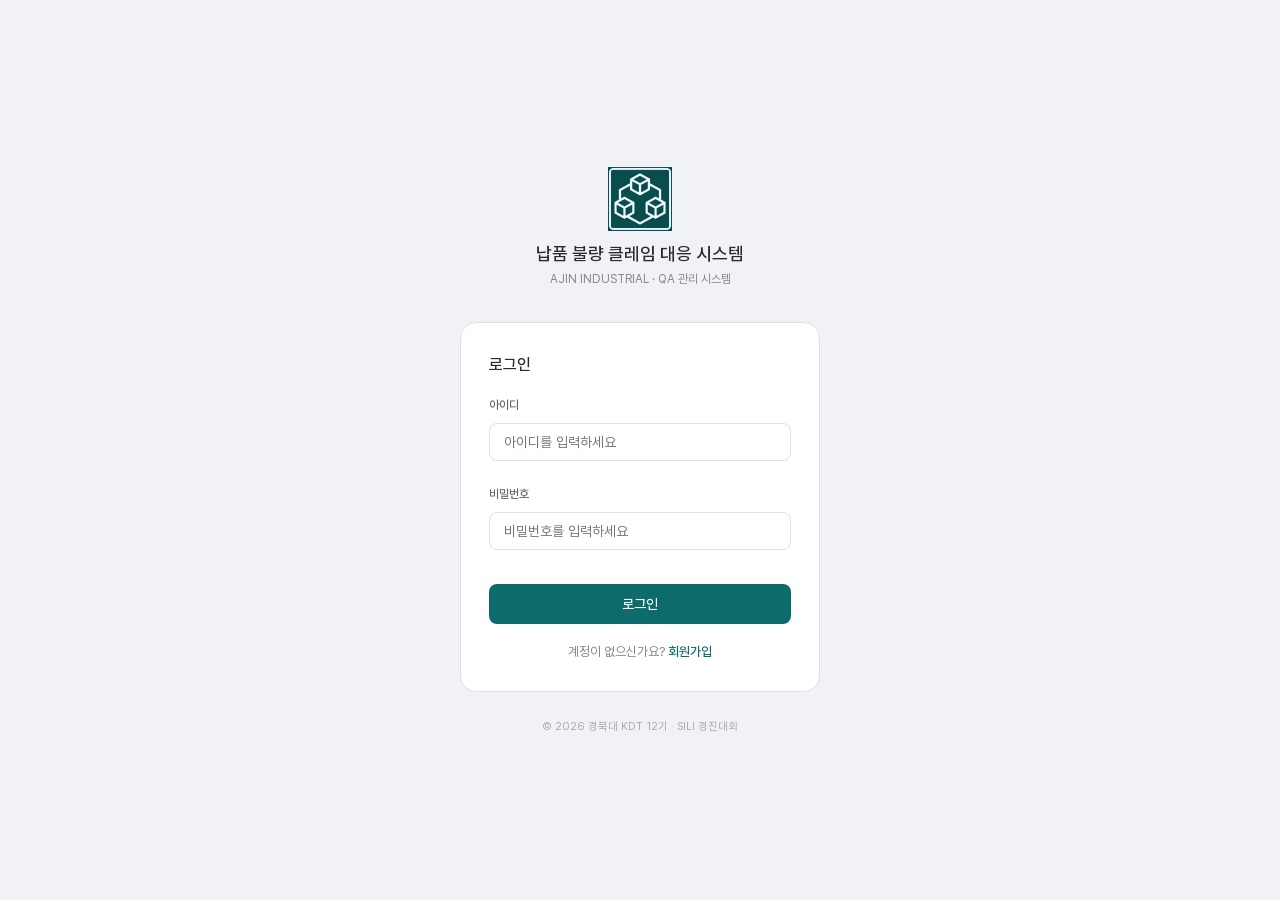
<file: frontend/index.html>
<!DOCTYPE html>
<html lang="ko">
<head>
  <meta charset="UTF-8" />
  <meta name="viewport" content="width=device-width, initial-scale=1.0" />
  <title>로그인 · 납품 불량 클레임 대응 시스템</title>
  <link rel="stylesheet" href="css/style.css" />
  <style>
    body {
      min-height: 100vh;
      display: flex;
      flex-direction: column;
      align-items: center;
      justify-content: center;
      background: #f0f2f5;
    }
    .login-wrap { width: 100%; max-width: 400px; padding: 0 24px; }
    .login-logo { display: flex; flex-direction: column; align-items: center; margin-bottom: 36px; }
    .login-logo-title { font-size: 18px; font-weight: 500; color: #2c2c2c; margin-bottom: 4px; text-align: center; }
    .login-logo-sub { font-size: 12px; color: #888; text-align: center; }
    .login-card { background: #fff; border-radius: 16px; border: 1px solid #e0e0e0; padding: 32px 28px; }
    .login-card h2 { font-size: 16px; font-weight: 500; color: #2c2c2c; margin-bottom: 24px; }
    .form-group { margin-bottom: 16px; }
    .form-group label { display: block; font-size: 12px; color: #666; margin-bottom: 6px; }
    .form-group input {
      width: 100%; padding: 10px 14px; border: 1px solid #e0e0e0; border-radius: 8px;
      font-size: 14px; color: #2c2c2c; background: #fff; outline: none;
      transition: border-color 0.15s; font-family: inherit; box-sizing: border-box;
    }
    .form-group input:focus { border-color: #0d6b6c; }
    .login-btn {
      width: 100%; padding: 12px; background: #0d6b6c; color: #fff; border: none;
      border-radius: 8px; font-size: 14px; font-weight: 500; cursor: pointer;
      margin-top: 8px; transition: background 0.15s; font-family: inherit;
    }
    .login-btn:hover { background: #0a5a5b; }
    .login-btn:disabled { background: #9ec5c5; cursor: not-allowed; }
    .login-error {
      display: none; margin-top: 12px; padding: 10px 14px;
      background: #fdecea; border-radius: 8px; font-size: 12px;
      color: #c62828; text-align: center;
    }
    .login-error.show { display: block; }
    .login-success {
      display: none; margin-top: 12px; padding: 10px 14px;
      background: #e8f5e9; border-radius: 8px; font-size: 12px;
      color: #1b5e20; text-align: center;
    }
    .login-success.show { display: block; }
    .toggle-link {
      text-align: center; margin-top: 20px; font-size: 13px; color: #888;
    }
    .toggle-link a { color: #0d6b6c; cursor: pointer; text-decoration: none; font-weight: 500; }
    .toggle-link a:hover { text-decoration: underline; }
    .login-footer { text-align: center; margin-top: 28px; font-size: 11px; color: #aaa; }
    .panel { display: none; }
    .panel.active { display: block; }
  </style>
</head>
<body>
  <div class="login-wrap">
    <div class="login-logo">
      <img src="logo.png" style="width:64px;height:64px;" alt="로고" />
      <div class="login-logo-title">납품 불량 클레임 대응 시스템</div>
      <div class="login-logo-sub">AJIN INDUSTRIAL · QA 관리 시스템</div>
    </div>

    <!-- 로그인 패널 -->
    <div class="login-card panel active" id="loginPanel">
      <h2>로그인</h2>
      <div class="form-group">
        <label>아이디</label>
        <input type="text" id="loginId" placeholder="아이디를 입력하세요" />
      </div>
      <div class="form-group">
        <label>비밀번호</label>
        <input type="password" id="loginPw" placeholder="비밀번호를 입력하세요" />
      </div>
      <button class="login-btn" id="loginBtn" onclick="doLogin()">로그인</button>
      <div class="login-error" id="loginError"></div>
      <div class="toggle-link">
        계정이 없으신가요? <a onclick="showPanel('register')">회원가입</a>
      </div>
    </div>

    <!-- 회원가입 패널 -->
    <div class="login-card panel" id="registerPanel">
      <h2>회원가입</h2>
      <div class="form-group">
        <label>아이디 (3자 이상)</label>
        <input type="text" id="regId" placeholder="사용할 아이디를 입력하세요" />
      </div>
      <div class="form-group">
        <label>이름</label>
        <input type="text" id="regName" placeholder="실명을 입력하세요" />
      </div>
      <div class="form-group">
        <label>비밀번호 (4자 이상)</label>
        <input type="password" id="regPw" placeholder="비밀번호를 입력하세요" />
      </div>
      <div class="form-group">
        <label>비밀번호 확인</label>
        <input type="password" id="regPw2" placeholder="비밀번호를 다시 입력하세요" />
      </div>
      <button class="login-btn" id="regBtn" onclick="doRegister()">가입하기</button>
      <div class="login-error" id="regError"></div>
      <div class="login-success" id="regSuccess"></div>
      <div class="toggle-link">
        이미 계정이 있으신가요? <a onclick="showPanel('login')">로그인</a>
      </div>
    </div>

    <div class="login-footer">© 2026 경북대 KDT 12기 · SILI 경진대회</div>
  </div>

  <script>
    // 이미 로그인된 경우 바로 이동
    const _existing = sessionStorage.getItem('user');
    if (_existing) {
      try { if (JSON.parse(_existing).token) location.href = '/hub'; } catch {}
    }

    document.addEventListener('keydown', function(e) {
      if (e.key !== 'Enter') return;
      const lp = document.getElementById('loginPanel');
      const rp = document.getElementById('registerPanel');
      if (lp.classList.contains('active')) doLogin();
      else if (rp.classList.contains('active')) doRegister();
    });

    function showPanel(name) {
      document.getElementById('loginPanel').classList.toggle('active', name === 'login');
      document.getElementById('registerPanel').classList.toggle('active', name === 'register');
      document.getElementById('loginError').classList.remove('show');
      document.getElementById('regError').classList.remove('show');
      document.getElementById('regSuccess').classList.remove('show');
    }

    async function doLogin() {
      const username = document.getElementById('loginId').value.trim();
      const password = document.getElementById('loginPw').value;
      const errEl    = document.getElementById('loginError');
      const btn      = document.getElementById('loginBtn');
      errEl.classList.remove('show');
      if (!username || !password) {
        errEl.textContent = '아이디와 비밀번호를 입력해주세요.';
        errEl.classList.add('show'); return;
      }
      btn.disabled = true; btn.textContent = '로그인 중...';
      try {
        const res = await fetch('/api/auth/login', {
          method: 'POST',
          headers: { 'Content-Type': 'application/json' },
          body: JSON.stringify({ username, password }),
        });
        const data = await res.json();
        if (!res.ok) {
          errEl.textContent = data.detail || '로그인에 실패했습니다.';
          errEl.classList.add('show');
        } else {
          // 토큰을 user 객체 안에 내장 → 기존 페이지 doLogout() 호환
          sessionStorage.setItem('user', JSON.stringify({ ...data.user, token: data.token }));
          location.href = '/hub';
        }
      } catch {
        errEl.textContent = '서버에 연결할 수 없습니다.';
        errEl.classList.add('show');
      } finally {
        btn.disabled = false; btn.textContent = '로그인';
      }
    }

    async function doRegister() {
      const username = document.getElementById('regId').value.trim();
      const name     = document.getElementById('regName').value.trim();
      const password = document.getElementById('regPw').value;
      const password2 = document.getElementById('regPw2').value;
      const errEl    = document.getElementById('regError');
      const sucEl    = document.getElementById('regSuccess');
      const btn      = document.getElementById('regBtn');
      errEl.classList.remove('show'); sucEl.classList.remove('show');

      if (!username || !name || !password || !password2) {
        errEl.textContent = '모든 항목을 입력해주세요.';
        errEl.classList.add('show'); return;
      }
      if (password !== password2) {
        errEl.textContent = '비밀번호가 일치하지 않습니다.';
        errEl.classList.add('show'); return;
      }
      btn.disabled = true; btn.textContent = '처리 중...';
      try {
        const res = await fetch('/api/auth/register', {
          method: 'POST',
          headers: { 'Content-Type': 'application/json' },
          body: JSON.stringify({ username, name, password }),
        });
        const data = await res.json();
        if (!res.ok) {
          errEl.textContent = data.detail || '가입에 실패했습니다.';
          errEl.classList.add('show');
        } else {
          sucEl.textContent = '가입이 완료됐습니다! 로그인 해주세요.';
          sucEl.classList.add('show');
          setTimeout(() => showPanel('login'), 1500);
        }
      } catch {
        errEl.textContent = '서버에 연결할 수 없습니다.';
        errEl.classList.add('show');
      } finally {
        btn.disabled = false; btn.textContent = '가입하기';
      }
    }
  </script>
</body>
</html>
</file>
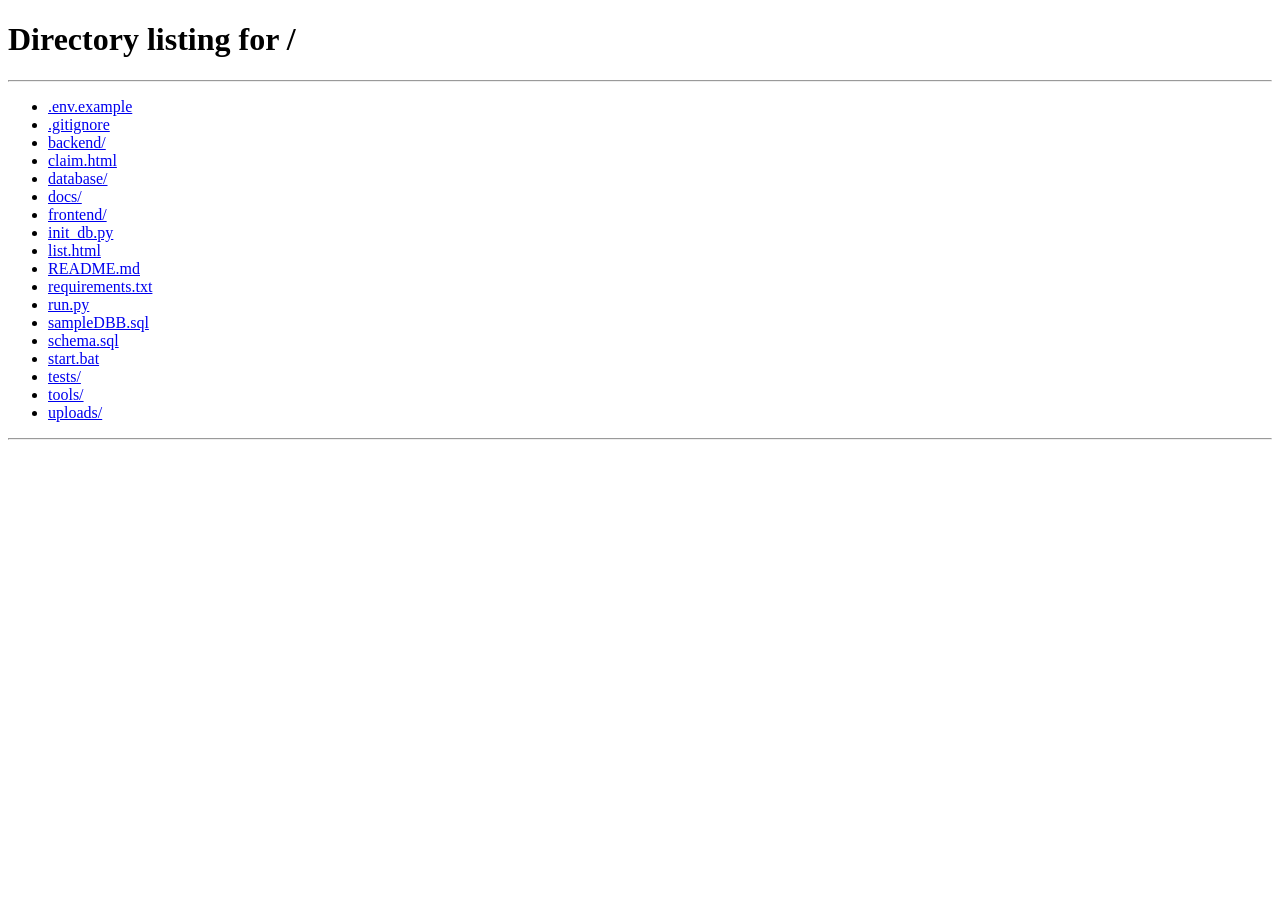
<file: frontend/claim_step1.html>
<!DOCTYPE html>
<html lang="ko">
<head>
  <meta charset="UTF-8" />
  <meta name="viewport" content="width=device-width, initial-scale=1.0" />
  <title>클레임 접수 1단계 · 납품 불량 클레임 대응 시스템</title>
  <link rel="stylesheet" href="css/style.css" />
  <style>
    body { background: #f4f5f7; }
    .page-wrap { max-width: 860px; margin: 0 auto; padding: 32px 24px 48px; }

    .step-bar { display: flex; align-items: center; justify-content: center; gap: 0; margin-bottom: 32px; background: #fff; border-radius: 14px; border: 1px solid #e0e0e0; padding: 18px 24px; }
    .step-item { display: flex; align-items: center; gap: 10px; }
    .step-num { width: 28px; height: 28px; border-radius: 50%; display: flex; align-items: center; justify-content: center; font-size: 13px; font-weight: 600; flex-shrink: 0; }
    .step-num.active  { background: #0d6b6c; color: #fff; }
    .step-num.done    { background: #66bb8a; color: #fff; }
    .step-num.pending { background: #e0e0e0; color: #aaa; }
    .step-label { font-size: 14px; font-weight: 500; }
    .step-label.active  { color: #0d6b6c; }
    .step-label.pending { color: #bbb; }
    .step-arrow { margin: 0 16px; color: #ddd; font-size: 16px; }

    /* 통합 업로드 카드 */
    .upload-card { background: #fff; border-radius: 14px; border: 1px solid #e0e0e0; padding: 18px 22px; margin-bottom: 16px; }
    .upload-card-header { display: flex; align-items: center; gap: 10px; margin-bottom: 14px; }
    .upload-card-title { font-size: 15px; font-weight: 500; color: #2c2c2c; }
    .upload-card-sub { font-size: 13px; color: #888; margin-left: auto; }

    .drop-zone { border: 1.5px dashed #ccc; border-radius: 10px; padding: 32px 16px; text-align: center; cursor: pointer; transition: border-color .15s, background .15s; background: #fafafa; display: flex; flex-direction: column; align-items: center; justify-content: center; min-height: 148px; }
    .drop-zone:hover, .drop-zone.drag-over { border-color: #0d6b6c; background: #f0fafa; }
    .drop-zone.has-file { border-color: #0d6b6c; background: #f0fafa; }
    .drop-zone-inner { display: flex; flex-direction: column; align-items: center; }
    .drop-icon { width: 32px; height: 32px; margin-bottom: 10px; opacity: .35; }
    .drop-text { font-size: 14px; color: #555; margin-bottom: 4px; }
    .drop-hint { font-size: 12px; color: #bbb; line-height: 1.6; }
    .drop-browse-btn { margin-top: 14px; padding: 7px 20px; background: #f0fafa; border: 1.5px solid #0d6b6c; border-radius: 8px; font-size: 13px; color: #0d6b6c; cursor: pointer; font-family: inherit; transition: background .15s; }
    .drop-browse-btn:hover { background: #e0f2f2; }

    .drop-preview { display: none; flex-direction: column; align-items: center; gap: 8px; width: 100%; }
    .drop-preview img { max-width: 100%; max-height: 160px; border-radius: 8px; object-fit: cover; }
    .drop-preview-name { font-size: 12px; color: #0d6b6c; font-weight: 500; }
    .drop-reupload { font-size: 12px; color: #aaa; margin-top: 2px; }

    .upload-status { font-size: 13px; color: #888; margin-top: 10px; min-height: 20px; }
    .upload-status.loading { color: #0d6b6c; }
    .upload-status.success { color: #1e6e3e; }
    .upload-status.error   { color: #c0392b; }

    .ai-inline-result { display: none; align-items: center; gap: 10px; background: #e8f5f5; border: 1px solid #0d6b6c; border-radius: 10px; padding: 12px 16px; margin-top: 12px; }
    .ai-inline-result.show { display: flex; }
    .ai-badge { background: #0d6b6c; color: #fff; border-radius: 6px; padding: 2px 8px; font-size: 11px; font-weight: 600; white-space: nowrap; flex-shrink: 0; }
    .ai-result-value { font-size: 16px; font-weight: 500; color: #2c2c2c; }
    .ai-result-conf { font-size: 12px; color: #888; margin-left: auto; }

    .auto-fill-banner { display: none; background: #e8f5f5; border: 1px solid #0d6b6c; border-radius: 10px; padding: 10px 16px; margin-bottom: 14px; font-size: 14px; color: #0a4e4f; align-items: center; gap: 8px; }
    .auto-fill-banner.show { display: flex; }

    .form-card { background: #fff; border-radius: 14px; border: 1px solid #e0e0e0; padding: 24px; margin-bottom: 16px; }
    .form-card-title { font-size: 15px; font-weight: 500; color: #2c2c2c; margin-bottom: 20px; padding-bottom: 12px; border-bottom: 1px solid #f0f0f0; }
    .form-grid { display: grid; grid-template-columns: 1fr 1fr; gap: 16px; }
    .field { display: flex; flex-direction: column; gap: 6px; }
    .field label { font-size: 13px; color: #666; }
    .field input, .field select {
      padding: 10px 12px; border: 1px solid #e0e0e0; border-radius: 8px;
      font-size: 14px; color: #2c2c2c; background: #fff; outline: none;
      transition: border-color .15s; font-family: inherit;
    }
    .field input:focus, .field select:focus { border-color: #0d6b6c; }
    .field input.auto-filled { background: #f0fafa; border-color: #0d6b6c; }

    .defect-radio-group { display: flex; flex-wrap: wrap; gap: 12px; padding: 4px 0; }
    .defect-radio-item { display: flex; align-items: center; gap: 8px; cursor: pointer; font-size: 14px; color: #2c2c2c; }
    .defect-radio-item input[type=radio] { display: none; }
    .defect-radio-box { width: 18px; height: 18px; border: 1.5px solid #aaa; border-radius: 4px; display: flex; align-items: center; justify-content: center; transition: all .15s; flex-shrink: 0; }
    .defect-radio-item input:checked ~ .defect-radio-box { border-color: #0d6b6c; background: #0d6b6c; }
    .defect-radio-item input:checked ~ .defect-radio-box::after { content: '✓'; color: #fff; font-size: 11px; font-weight: 700; }
    .defect-radio-item input:checked ~ .defect-radio-label { font-weight: 600; color: #0d6b6c; }

    .btn-row { display: flex; gap: 12px; margin-top: 8px; }
    .btn-draft { padding: 13px 24px; background: #fff; color: #555; border: 1.5px solid #e0e0e0; border-radius: 10px; font-size: 14px; font-weight: 500; cursor: pointer; font-family: inherit; transition: all .15s; }
    .btn-draft:hover { background: #f5f5f5; border-color: #aaa; }
    .btn-next  { flex: 1; padding: 13px; background: #0d6b6c; color: #fff; border: none; border-radius: 10px; font-size: 14px; font-weight: 500; cursor: pointer; font-family: inherit; transition: background .15s; }
    .btn-next:hover { background: #0a5a5b; }
    .btn-next:disabled, .btn-draft:disabled { opacity: .5; cursor: not-allowed; }
  </style>
</head>
<body>
  <div class="topbar">
    <div class="logo-area">
      <img src="logo.png" class="logo-icon" alt="로고" />
      <div>
        <div class="logo-title">납품 불량 클레임 대응 시스템</div>
        <div class="logo-sub">AJIN INDUSTRIAL · QA 관리 시스템</div>
      </div>
    </div>
    <div class="user-info">
      <div class="user-avatar" id="userAvatar"></div>
      <div>
        <div class="user-name" id="userName"></div>
        <div class="user-team">품질보증팀</div>
      </div>
      <button class="logout-btn" onclick="doLogout()">로그아웃</button>
    </div>
  </div>

  <div class="page-wrap">
    <div class="step-bar">
      <div class="step-item">
        <div class="step-num active">1</div>
        <span class="step-label active">기본 정보 · 사진</span>
      </div>
      <div class="step-arrow">→</div>
      <div class="step-item">
        <div class="step-num pending">2</div>
        <span class="step-label pending">보고서 작성</span>
      </div>
      <div class="step-arrow">→</div>
      <div class="step-item">
        <div class="step-num pending">3</div>
        <span class="step-label pending">확인 · 제출</span>
      </div>
    </div>

    <!-- 통합 파일 업로드 -->
    <div class="upload-card">
      <div class="upload-card-header">
        <svg width="15" height="15" viewBox="0 0 24 24" fill="none" stroke="#0d6b6c" stroke-width="2">
          <path d="M14 2H6a2 2 0 0 0-2 2v16a2 2 0 0 0 2 2h12a2 2 0 0 0 2-2V8z"/>
          <polyline points="14 2 14 8 20 8"/>
        </svg>
        <div class="upload-card-title">파일 업로드</div>
        <div class="upload-card-sub">문서 자동 입력 · AI 불량 분류</div>
      </div>

      <div class="drop-zone" id="dropZone">
        <div class="drop-zone-inner" id="dropZoneInner">
          <svg class="drop-icon" viewBox="0 0 24 24" fill="none" stroke="#aaa" stroke-width="1.5">
            <path d="M21 15v4a2 2 0 0 1-2 2H5a2 2 0 0 1-2-2v-4"/>
            <polyline points="17 8 12 3 7 8"/>
            <line x1="12" y1="3" x2="12" y2="15"/>
          </svg>
          <div class="drop-text">클릭 또는 파일을 여기에 드래그</div>
          <div class="drop-hint">
            PDF · DOCX · EML — 양식 자동 입력<br/>
            JPG · PNG — AI 불량 유형 분류
          </div>
          <button class="drop-browse-btn" type="button" id="dropBrowseBtn">파일 선택</button>
        </div>
        <div class="drop-preview" id="dropPreview">
          <img id="previewImg" src="" alt="미리보기" />
          <div class="drop-preview-name" id="previewFilename"></div>
          <div class="drop-reupload">다른 파일로 바꾸려면 클릭하세요</div>
        </div>
        <input type="file" id="fileInput" accept=".pdf,.docx,.eml,image/*" style="display:none" />
      </div>

      <div class="upload-status" id="uploadStatus"></div>
      <div class="ai-inline-result" id="aiInlineResult">
        <span class="ai-badge">✦ AI 분류</span>
        <span class="ai-result-value" id="aiResult"></span>
        <span class="ai-result-conf" id="aiConf"></span>
      </div>
    </div>

    <div class="auto-fill-banner" id="autoFillBanner">
      <svg width="15" height="15" viewBox="0 0 24 24" fill="none" stroke="currentColor" stroke-width="2"><polyline points="20 6 9 17 4 12"/></svg>
      <span>AI가 문서 내용을 자동으로 입력했습니다. 내용을 확인 후 수정하세요.</span>
    </div>

    <!-- 기본 정보 -->
    <div class="form-card">
      <div class="form-card-title">기본 정보</div>
      <div class="form-grid">
        <div class="field">
          <label>납품처 *</label>
          <input type="text" id="supplier" placeholder="예: 현대부품" />
        </div>
        <div class="field">
          <label>담당자 *</label>
          <input type="text" id="handler" placeholder="예: 홍길동" />
        </div>
        <div class="field">
          <label>품명</label>
          <input type="text" id="product_name" placeholder="예: 자동차 프레임" />
        </div>
        <div class="field">
          <label>품번</label>
          <input type="text" id="product_no" placeholder="예: FRM-001" />
        </div>
        <div class="field">
          <label>납품일</label>
          <input type="date" id="delivery_date" />
        </div>
        <div class="field">
          <label>불량 위치</label>
          <input type="text" id="defect_location" placeholder="예: 프레임 상단 접합부" />
        </div>
        <div class="field">
          <label>납품 수량</label>
          <input type="number" id="delivery_quantity" placeholder="예: 500" min="0" />
        </div>
        <div class="field">
          <label>불량 수량</label>
          <input type="number" id="defect_quantity" placeholder="예: 3" min="0" />
        </div>
      </div>
    </div>

    <!-- 부품 유형 · 불량 유형 -->
    <div class="form-card">
      <div class="form-card-title">부품 유형 · 불량 유형 확정 *</div>
      <div style="margin-bottom:20px;">
        <div style="font-size:13px;color:#666;margin-bottom:10px;">부품 유형 *</div>
        <div class="defect-radio-group" id="partCategoryGroup">
          <label class="defect-radio-item">
            <input type="radio" name="partCategory" value="FRAME" checked onchange="onPartChange('FRAME')" />
            <span class="defect-radio-box"></span>
            <span class="defect-radio-label">프레임</span>
          </label>
          <label class="defect-radio-item">
            <input type="radio" name="partCategory" value="CONNECTOR" onchange="onPartChange('CONNECTOR')" />
            <span class="defect-radio-box"></span>
            <span class="defect-radio-label">커넥터</span>
          </label>
        </div>
      </div>
      <div>
        <div style="font-size:13px;color:#666;margin-bottom:10px;">불량 유형 확정 *</div>
        <div class="defect-radio-group" id="defectRadioGroup"></div>
      </div>
    </div>

    <div class="btn-row">
      <button class="btn-draft" onclick="location.href='/hub'">← 취소</button>
      <button class="btn-draft" id="draftBtn" onclick="saveDraft()">임시 저장</button>
      <button class="btn-next"  id="nextBtn"  onclick="goNext()">다음 단계 →</button>
    </div>
  </div>

  <footer class="footer">
    <div class="footer-left">© 2026 경북대 KDT 12기 · SILI 경진대회</div>
    <div class="footer-status"><span class="status-dot"></span>로컬 서버 연결됨 · DB 정상</div>
  </footer>

  <script src="js/main.js"></script>
  <script>
    const DEFECT_LABELS = {
      'OUTER_DAMAGE': '외관 손상', 'SEALING': '실링 불량',
      'HEMMING': '헤밍 불량',     'HOLE_DEFORM': '홀 변형',
      'GAP_DEFECT': '간격 불량',  'FASTENING_DEFECT': '체결 불량',
    };
    const DEFECT_CODES_BY_PART = {
      'FRAME':     ['OUTER_DAMAGE', 'SEALING', 'HEMMING', 'HOLE_DEFORM'],
      'CONNECTOR': ['GAP_DEFECT', 'FASTENING_DEFECT', 'OUTER_DAMAGE'],
    };
    let _aiConfidence = null;
    let _selectedImageFile = null;
    let _extractedText = null;

    const user = JSON.parse(sessionStorage.getItem('user'));
    if (!user) { location.href = '/'; }
    else {
      document.getElementById('userAvatar').textContent = user.name.charAt(0);
      document.getElementById('userName').textContent = user.name + ' 담당자';
      document.getElementById('handler').value = user.name;
    }
    function doLogout() { sessionStorage.removeItem('user'); location.href = '/'; }

    // ─── 드롭존 초기화 ──────────────────────────────────────────────────────
    function setupDropZone() {
      const zone  = document.getElementById('dropZone');
      const input = document.getElementById('fileInput');
      const btn   = document.getElementById('dropBrowseBtn');

      // 파일 선택 버튼: 이벤트 버블링 차단 후 picker 열기
      btn.addEventListener('click', (e) => {
        e.stopPropagation();
        input.click();
      });

      // 드롭존 나머지 영역 클릭 → picker 열기
      zone.addEventListener('click', () => input.click());

      // 파일 선택 완료
      input.addEventListener('change', () => {
        if (input.files[0]) processFile(input.files[0]);
        input.value = '';
      });

      // 드래그 이벤트
      zone.addEventListener('dragover', (e) => {
        e.preventDefault();
        e.dataTransfer.dropEffect = 'copy';
        zone.classList.add('drag-over');
      });
      zone.addEventListener('dragleave', (e) => {
        if (!e.relatedTarget || !zone.contains(e.relatedTarget)) {
          zone.classList.remove('drag-over');
        }
      });
      zone.addEventListener('drop', (e) => {
        e.preventDefault();
        zone.classList.remove('drag-over');
        const file = e.dataTransfer.files[0];
        if (file) processFile(file);
      });
    }

    // ─── 파일 분기 처리 ─────────────────────────────────────────────────────
    function processFile(file) {
      const ext = file.name.split('.').pop().toLowerCase();
      const DOC_EXTS = ['pdf', 'docx', 'eml'];
      const IMG_EXTS = ['jpg', 'jpeg', 'png', 'gif', 'webp', 'bmp'];
      if (DOC_EXTS.includes(ext)) {
        handleDocFile(file);
      } else if (IMG_EXTS.includes(ext) || file.type.startsWith('image/')) {
        handleImageFile(file);
      } else {
        setUploadStatus('지원하지 않는 형식입니다. PDF · DOCX · EML · JPG · PNG만 가능합니다.', 'error');
      }
    }

    function setUploadStatus(msg, cls) {
      const el = document.getElementById('uploadStatus');
      el.textContent = msg;
      el.className = 'upload-status' + (cls ? ' ' + cls : '');
    }

    // ─── 문서 파일 처리 (자동 입력 + 이미지 AI 분류) ────────────────────────────
    async function handleDocFile(file) {
      document.getElementById('dropZone').classList.add('has-file');
      setUploadStatus('📄 ' + file.name + ' 분석 중...', 'loading');

      const fd = new FormData(); fd.append('file', file);
      const extracted = await apiFetch('/api/parse-file', { method: 'POST', body: fd });
      if (!extracted?.extracted_text) {
        setUploadStatus('텍스트 추출 실패. 직접 입력해주세요.', 'error');
        return;
      }
      _extractedText = extracted.extracted_text;

      // 문서 내 이미지 AI 분류 결과 표시
      const ai = extracted.ai_result;
      if (ai) {
        document.getElementById('aiInlineResult').classList.add('show');
        if (!ai.is_detected) {
          document.getElementById('aiResult').textContent = '미검출';
          document.getElementById('aiConf').textContent   = '불량이 감지되지 않았습니다. 유형을 직접 선택하세요.';
        } else {
          _aiConfidence = ai.confidence;
          document.getElementById('aiResult').textContent = ai.label;
          document.getElementById('aiConf').textContent   = '신뢰도 ' + ai.confidence_pct + (ai.is_dummy ? ' (시연용)' : '');
        }
      }

      // LLM 텍스트 파싱 → 양식 자동 입력
      const params = new URLSearchParams({ text: extracted.extracted_text });
      const parsed = await apiFetch('/api/parse-claim', {
        method: 'POST', headers: { 'Content-Type': 'application/x-www-form-urlencoded' }, body: params,
      });
      if (parsed) {
        autoFill('supplier',        parsed.customer_name);
        autoFill('product_name',    parsed.product_name);
        autoFill('product_no',      parsed.product_no);
        autoFill('handler',         parsed.handler);
        autoFill('defect_location', parsed.defect_location);
        if (parsed.delivery_date)     autoFill('delivery_date',     parsed.delivery_date);
        if (parsed.delivery_quantity) autoFill('delivery_quantity', String(parseInt(parsed.delivery_quantity)));
        if (parsed.defect_quantity)   autoFill('defect_quantity',   String(parseInt(parsed.defect_quantity)));
        document.getElementById('autoFillBanner').classList.add('show');
      }

      // 불량유형 확정: YOLO(이미지) 결과 우선 → 없으면 LLM 텍스트 파싱 결과
      const validCodes = ['OUTER_DAMAGE', 'SEALING', 'HEMMING', 'HOLE_DEFORM', 'GAP_DEFECT', 'FASTENING_DEFECT'];
      if (ai?.is_detected) {
        setDefectType(ai.defect_type);
      } else if (parsed?.defect_type && validCodes.includes(parsed.defect_type)) {
        setDefectType(parsed.defect_type);
      }

      setUploadStatus('✓ ' + file.name + ' 자동 입력 완료', 'success');
    }

    // ─── 이미지 파일 처리 (AI 분류) ─────────────────────────────────────────
    async function handleImageFile(file) {
      _selectedImageFile = file;

      const reader = new FileReader();
      reader.onload = e => {
        document.getElementById('previewImg').src = e.target.result;
        document.getElementById('previewFilename').textContent = file.name;
        document.getElementById('dropPreview').style.display = 'flex';
        document.getElementById('dropZoneInner').style.display = 'none';
        document.getElementById('dropZone').classList.add('has-file');
      };
      reader.readAsDataURL(file);

      setUploadStatus('🔍 AI 불량 분류 중...', 'loading');
      document.getElementById('aiResult').textContent = '분석 중...';
      document.getElementById('aiConf').textContent = '';
      document.getElementById('aiInlineResult').classList.add('show');

      const fd = new FormData(); fd.append('image', file);
      const data = await apiFetch('/api/classify', { method: 'POST', body: fd });
      if (data) {
        if (!data.is_detected) {
          document.getElementById('aiResult').textContent = '미검출';
          document.getElementById('aiConf').textContent = '불량이 감지되지 않았습니다. 유형을 직접 선택하세요.';
          setUploadStatus('✓ ' + file.name + ' 업로드 완료 (미검출)', 'success');
        } else {
          _aiConfidence = data.confidence;
          document.getElementById('aiResult').textContent = data.label;
          document.getElementById('aiConf').textContent = '신뢰도 ' + data.confidence_pct + (data.is_dummy ? ' (시연용)' : '');
          setUploadStatus('✓ ' + file.name + ' — AI 분류 완료', 'success');
          setDefectType(data.defect_type);
        }
      } else {
        document.getElementById('aiResult').textContent = '분류 실패 — 직접 선택하세요';
        document.getElementById('aiConf').textContent = '';
        setUploadStatus('분류 실패. 불량 유형을 직접 선택해주세요.', 'error');
      }
    }

    // ─── 초기화 ─────────────────────────────────────────────────────────────
    window.addEventListener('DOMContentLoaded', async () => {
      setupDropZone();
      renderDefectOptions('FRAME');

      const urlId = new URLSearchParams(location.search).get('id');
      if (urlId) sessionStorage.setItem('claim_report_id', urlId);

      const rid = sessionStorage.getItem('claim_report_id');
      if (rid) {
        const data = await apiFetch('/api/reports/' + rid);
        if (data) prefillFromReport(data);
      }
    });

    function prefillFromReport(r) {
      setVal('supplier',          r.customer_name);
      setVal('handler',           r.handler);
      setVal('product_name',      r.product_name);
      setVal('product_no',        r.product_no);
      setVal('delivery_date',     r.delivery_date);
      setVal('defect_location',   r.defect_location);
      setVal('delivery_quantity', r.delivery_quantity);
      setVal('defect_quantity',   r.defect_quantity);
      if (r.part_category) setPartCategory(r.part_category);
      if (r.defect_type)   setDefectType(r.defect_type);
      if (r.images?.[0]?.image_path) {
        document.getElementById('previewImg').src = r.images[0].image_path;
        document.getElementById('previewFilename').textContent = '업로드된 사진';
        document.getElementById('dropPreview').style.display = 'flex';
        document.getElementById('dropZoneInner').style.display = 'none';
        document.getElementById('dropZone').classList.add('has-file');
      }
      if (r.ai_defect_type) {
        document.getElementById('aiResult').textContent = DEFECT_LABELS[r.ai_defect_type] || r.ai_defect_type;
        document.getElementById('aiConf').textContent = r.ai_confidence
          ? '신뢰도 ' + (r.ai_confidence * 100).toFixed(1) + '%' : '';
        document.getElementById('aiInlineResult').classList.add('show');
      }
    }

    function setVal(id, val) {
      const el = document.getElementById(id);
      if (el && val !== null && val !== undefined && val !== '') el.value = val;
    }

    // ─── 부품·불량 유형 ──────────────────────────────────────────────────────
    function getPartCategory() {
      const r = document.querySelector('input[name="partCategory"]:checked');
      return r ? r.value : 'FRAME';
    }

    function setPartCategory(cat) {
      const r = document.querySelector(`input[name="partCategory"][value="${cat}"]`);
      if (r) { r.checked = true; renderDefectOptions(cat); }
    }

    function onPartChange(cat) { renderDefectOptions(cat); }

    function renderDefectOptions(cat) {
      const codes = DEFECT_CODES_BY_PART[cat] || DEFECT_CODES_BY_PART['FRAME'];
      const currentVal = getDefectType();
      document.getElementById('defectRadioGroup').innerHTML = codes.map(code => `
        <label class="defect-radio-item">
          <input type="radio" name="defectType" value="${code}" ${currentVal === code ? 'checked' : ''} />
          <span class="defect-radio-box"></span>
          <span class="defect-radio-label">${DEFECT_LABELS[code]}</span>
        </label>
      `).join('');
    }

    function getDefectType() {
      const r = document.querySelector('input[name="defectType"]:checked');
      return r ? r.value : '';
    }

    function setDefectType(code) {
      for (const [cat, codes] of Object.entries(DEFECT_CODES_BY_PART)) {
        if (codes.includes(code)) { setPartCategory(cat); break; }
      }
      const r = document.querySelector(`input[name="defectType"][value="${code}"]`);
      if (r) r.checked = true;
    }

    // ─── 자동 입력 하이라이트 ────────────────────────────────────────────────
    function autoFill(id, value) {
      const el = document.getElementById(id);
      if (!el || !value) return;
      el.value = value;
      el.classList.add('auto-filled');
      el.addEventListener('input', () => el.classList.remove('auto-filled'), { once: true });
    }

    // ─── FormData 빌드 ───────────────────────────────────────────────────────
    async function buildFormData() {
      const fd = new FormData();
      const supplier = document.getElementById('supplier').value.trim();
      if (!supplier) { alert('납품처는 필수 항목입니다.'); return null; }
      fd.append('customer_name',   supplier);
      fd.append('handler',         document.getElementById('handler').value.trim());
      fd.append('product_name',    document.getElementById('product_name').value.trim());
      fd.append('product_no',      document.getElementById('product_no').value.trim());
      fd.append('defect_location', document.getElementById('defect_location').value.trim());
      fd.append('part_category',   getPartCategory());
      const dt = document.getElementById('delivery_date').value;
      if (dt) fd.append('delivery_date', dt);
      const dq = document.getElementById('delivery_quantity').value;
      const fq = document.getElementById('defect_quantity').value;
      if (dq) fd.append('delivery_quantity', parseInt(dq));
      if (fq) fd.append('defect_quantity',   parseInt(fq));
      const defectType = getDefectType();
      if (defectType) fd.append('defect_type', defectType);
      if (_selectedImageFile) fd.append('image', _selectedImageFile);
      const aiLabel = document.getElementById('aiResult').textContent.trim();
      const _noAi = ['분석 중...', '분류 실패 — 직접 선택하세요', '미검출', ''];
      if (aiLabel && !_noAi.includes(aiLabel) && defectType) {
        fd.append('ai_defect_type', defectType);
        if (_aiConfidence !== null) fd.append('ai_confidence', _aiConfidence);
        fd.append('llm_model', 'YOLO:defect_classifier');
      }
      if (_extractedText) fd.append('extracted_text', _extractedText);
      return fd;
    }

    // ─── 저장 / 수정 ─────────────────────────────────────────────────────────
    async function saveOrUpdate(fd) {
      const rid = sessionStorage.getItem('claim_report_id');
      if (rid) {
        const body = {
          customer_name:     document.getElementById('supplier').value.trim(),
          handler:           document.getElementById('handler').value.trim(),
          product_name:      document.getElementById('product_name').value.trim(),
          product_no:        document.getElementById('product_no').value.trim(),
          defect_location:   document.getElementById('defect_location').value.trim(),
          delivery_date:     document.getElementById('delivery_date').value || null,
          delivery_quantity: parseInt(document.getElementById('delivery_quantity').value) || null,
          defect_quantity:   parseInt(document.getElementById('defect_quantity').value)   || null,
          defect_type:       getDefectType() || null,
          part_category:     getPartCategory(),
        };
        if (_extractedText) body.extracted_text = _extractedText;
        await apiFetch('/api/reports/' + rid, {
          method: 'PUT', headers: { 'Content-Type': 'application/json' }, body: JSON.stringify(body),
        });
        return rid;
      } else {
        const data = await apiFetch('/api/reports/', { method: 'POST', body: fd });
        return data?.report_id ? String(data.report_id) : null;
      }
    }

    async function saveDraft() {
      const fd = await buildFormData(); if (!fd) return;
      const btn = document.getElementById('draftBtn');
      btn.disabled = true; btn.textContent = '저장 중...';
      const rid = await saveOrUpdate(fd);
      if (rid) {
        sessionStorage.removeItem('claim_report_id');
        alert('임시 저장되었습니다.\n클레임 목록에서 이어서 작성할 수 있습니다.');
        location.href = '/list';
      } else {
        alert('임시 저장에 실패했습니다.');
        btn.disabled = false; btn.textContent = '임시 저장';
      }
    }

    async function goNext() {
      if (!document.getElementById('supplier').value.trim()) { alert('납품처는 필수 항목입니다.'); return; }
      if (!getDefectType()) { alert('불량 유형을 선택해주세요.'); return; }
      const fd = await buildFormData(); if (!fd) return;
      const btn = document.getElementById('nextBtn');
      btn.disabled = true; btn.textContent = '저장 중...';
      const rid = await saveOrUpdate(fd);
      if (rid) {
        sessionStorage.setItem('claim_report_id', rid);
        location.href = '/claim-step2';
      } else {
        alert('저장에 실패했습니다.');
        btn.disabled = false; btn.textContent = '다음 단계 →';
      }
    }
  </script>
</body>
</html>
</file>
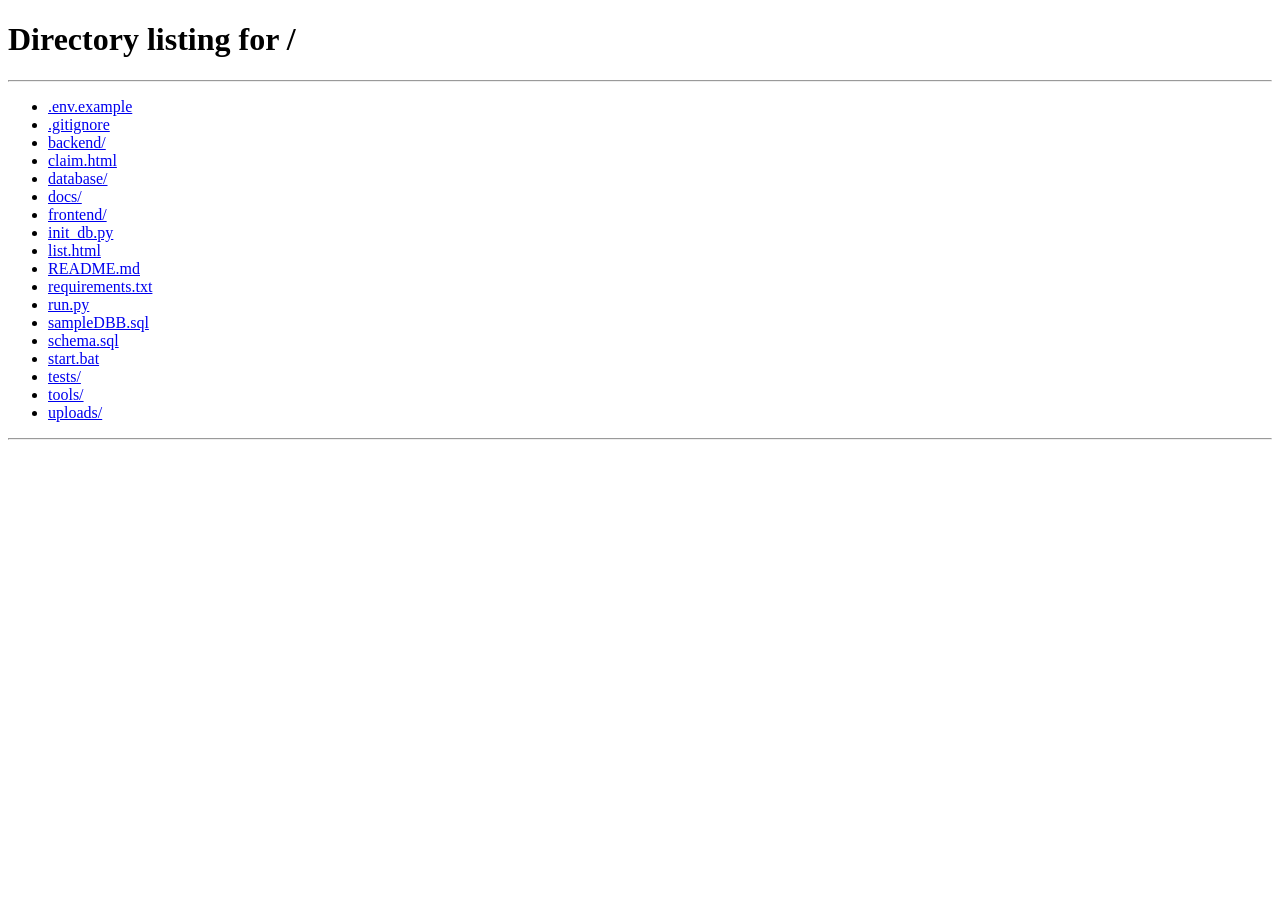
<file: frontend/hub.html>
<!DOCTYPE html>
<html lang="ko">
<head>
  <meta charset="UTF-8" />
  <meta name="viewport" content="width=device-width, initial-scale=1.0" />
  <title>납품 불량 클레임 대응 시스템</title>
  <link rel="stylesheet" href="css/style.css" />
</head>
<body>

  <div class="topbar">
    <div class="logo-area">
      <img src="logo.png" class="logo-icon" alt="로고" />
      <div>
        <div class="logo-title">납품 불량 클레임 대응 시스템</div>
        <div class="logo-sub">AJIN INDUSTRIAL · QA 관리 시스템</div>
      </div>
    </div>
    <div class="user-info">
      <div class="user-avatar" id="userAvatar">홍</div>
      <div>
        <div class="user-name" id="userName">홍길동 담당자</div>
        <div class="user-team">품질보증팀</div>
      </div>
      <button class="logout-btn" id="adminBtn" onclick="location.href='/admin'" style="display:none;margin-right:6px;background:#e8f5f5;color:#0a4e4f;border:1px solid #b2dfdb;">계정 관리</button>
      <button class="logout-btn" onclick="doLogout()">로그아웃</button>
    </div>
  </div>

  <main class="main">
    <div class="hero">
      <div class="hero-badge">
        <span class="badge-dot"></span>
        시스템 정상 운영 중
      </div>
      <h1 class="hero-title">무엇을 도와드릴까요?</h1>
      <p class="hero-sub">클레임 접수 또는 이력 조회를 선택하세요</p>
    </div>

    <div class="cards">
      <div class="card" onclick="location.href='/claim'">
        <div class="card-icon primary">
          <svg viewBox="0 0 24 24" fill="none" stroke="white" stroke-width="2" stroke-linecap="round" stroke-linejoin="round">
            <path d="M14 2H6a2 2 0 0 0-2 2v16a2 2 0 0 0 2 2h12a2 2 0 0 0 2-2V8z"/>
            <polyline points="14 2 14 8 20 8"/>
            <line x1="12" y1="18" x2="12" y2="12"/>
            <line x1="9" y1="15" x2="15" y2="15"/>
          </svg>
        </div>
        <div class="card-body">
          <div class="card-title">클레임 접수</div>
          <div class="card-desc">불량 사진 업로드 후<br/>AI 분류 제안 및 보고서 초안 생성</div>
        </div>
        <div class="card-arrow">→</div>
      </div>

      <div class="card" onclick="location.href='/list'">
        <div class="card-icon dark">
          <svg viewBox="0 0 24 24" fill="none" stroke="white" stroke-width="2" stroke-linecap="round" stroke-linejoin="round">
            <line x1="8" y1="6" x2="21" y2="6"/>
            <line x1="8" y1="12" x2="21" y2="12"/>
            <line x1="8" y1="18" x2="14" y2="18"/>
            <polyline points="3 6 4 7 6 5"/>
            <polyline points="3 12 4 13 6 11"/>
            <polyline points="3 18 4 19 6 17"/>
          </svg>
        </div>
        <div class="card-body">
          <div class="card-title">클레임 목록</div>
          <div class="card-desc">접수 이력 조회 및<br/>과거 유사 클레임 사례 검색</div>
        </div>
        <div class="card-arrow">→</div>
      </div>

      <div class="card" onclick="location.href='/cases'">
        <div class="card-icon dark" style="background:#0d47a1;">
          <svg viewBox="0 0 24 24" fill="none" stroke="white" stroke-width="2" stroke-linecap="round" stroke-linejoin="round">
            <rect x="3" y="3" width="18" height="18" rx="2"/>
            <line x1="3" y1="9" x2="21" y2="9"/>
            <line x1="9" y1="21" x2="9" y2="9"/>
          </svg>
        </div>
        <div class="card-body">
          <div class="card-title">통계 분석 · 품질 사례 DB</div>
          <div class="card-desc">처리 완료 사례 검색 및<br/>불량 유형별 통계 분석</div>
        </div>
        <div class="card-arrow">→</div>
      </div>
    </div>
  </main>

  <footer class="footer">
    <div class="footer-left">© 2026 경북대 KDT 12기 · SILI 경진대회</div>
    <div class="footer-status">
      <span class="status-dot"></span>
      로컬 서버 연결됨 · DB 정상
    </div>
  </footer>

  <script src="js/main.js"></script>
  <script>
    const user = JSON.parse(sessionStorage.getItem('user'));
    if (!user?.token) {
      location.href = '/';
    } else {
      document.getElementById('userAvatar').textContent = user.name.charAt(0);
      document.getElementById('userName').textContent = user.name + ' 담당자';
      if (user.role === 'admin') {
        document.getElementById('adminBtn').style.display = '';
        document.getElementById('userName').textContent = user.name + ' 관리자';
      }
    }

    function doLogout() {
      sessionStorage.removeItem('user');
      location.href = '/';
    }
  </script>
</body>
</html>
</file>
<file: frontend/css/style.css>
/* =====================
   폰트
   ===================== */
@font-face {
  font-family: 'Pretendard';
  font-weight: 400;
  font-style: normal;
  src: url('../fonts/Pretendard-Regular.woff2') format('woff2');
}
@font-face {
  font-family: 'Pretendard';
  font-weight: 500;
  font-style: normal;
  src: url('../fonts/Pretendard-Medium.woff2') format('woff2');
}
@font-face {
  font-family: 'Pretendard';
  font-weight: 600;
  font-style: normal;
  src: url('../fonts/Pretendard-SemiBold.woff2') format('woff2');
}

/* =====================
   공통 변수 & 리셋
   ===================== */
:root {
  --primary: #0d6b6c;
  --primary-light: #e8f5f5;
  --primary-dark: #0a4e4f;
  --primary-hover: #0a5a5b;
  --dark: #2c2c2c;
  --dark-mid: #444;
  --gray-bg: #f0f2f5;
  --gray-border: #e0e0e0;
  --gray-text: #888;
  --white: #ffffff;
  --radius-sm: 8px;
  --radius-md: 12px;
  --radius-lg: 16px;
}

* { box-sizing: border-box; margin: 0; padding: 0; }

body {
  font-family: 'Pretendard', 'Apple SD Gothic Neo', 'Noto Sans KR', sans-serif;
  background: var(--gray-bg);
  color: var(--dark);
  min-height: 100vh;
  display: flex;
  flex-direction: column;
}

/* =====================
   탑바
   ===================== */
.topbar {
  background: var(--dark);
  padding: 16px 32px;
  display: flex;
  align-items: center;
  justify-content: space-between;
  flex-shrink: 0;
}
.logo-area { display: flex; align-items: center; gap: 12px; }
.logo-icon { width: 44px; height: 44px; flex-shrink: 0; }
.logo-title { color: #ffffff; font-size: 16px; font-weight: 500; }
.logo-sub { color: #999; font-size: 12px; margin-top: 2px; }
.user-info { display: flex; align-items: center; gap: 10px; }
.user-avatar {
  width: 38px; height: 38px; border-radius: 50%;
  background: var(--primary);
  display: flex; align-items: center; justify-content: center;
  font-size: 14px; font-weight: 500; color: #fff; flex-shrink: 0;
}
.user-name { color: #ffffff; font-size: 15px; }
.user-team { color: #999; font-size: 12px; margin-top: 1px; }

/* =====================
   메인
   ===================== */
.main {
  flex: 1; display: flex; flex-direction: column;
  align-items: center; padding: 170px 24px 32px;
}

/* =====================
   히어로
   ===================== */
.hero { text-align: center; margin-bottom: 40px; }
.hero-badge {
  display: inline-flex; align-items: center; gap: 6px;
  background: var(--primary-light);
  border: 0.5px solid var(--primary);
  border-radius: 20px; padding: 4px 14px;
  font-size: 11px; color: var(--primary-dark); margin-bottom: 18px;
}
.badge-dot {
  width: 6px; height: 6px; border-radius: 50%;
  background: var(--primary); flex-shrink: 0;
}
.hero-title { font-size: 26px; font-weight: 500; color: var(--dark); margin-bottom: 10px; }
.hero-sub { font-size: 14px; color: var(--gray-text); }

/* =====================
   카드 (hub)
   ===================== */
.cards {
  display: grid; grid-template-columns: 1fr 1fr 1fr;
  gap: 20px; width: 100%; max-width: 860px;
}
.card {
  background: var(--white); border-radius: var(--radius-lg);
  border: 1px solid var(--gray-border); padding: 28px 24px;
  cursor: pointer; transition: border-color 0.2s, transform 0.15s;
  display: flex; flex-direction: column; align-items: flex-start; gap: 16px;
}
.card:hover { border-color: var(--primary); transform: translateY(-2px); }
.card-icon {
  width: 54px; height: 54px; border-radius: 14px;
  display: flex; align-items: center; justify-content: center; flex-shrink: 0;
}
.card-icon svg { width: 26px; height: 26px; }
.card-icon.primary { background: var(--primary); }
.card-icon.dark { background: var(--dark); }
.card-body { flex: 1; }
.card-title { font-size: 16px; font-weight: 500; color: var(--dark); margin-bottom: 6px; }
.card-desc { font-size: 13px; color: var(--gray-text); line-height: 1.7; }
.card-arrow { font-size: 20px; color: var(--primary); margin-top: 4px; }

/* =====================
   푸터
   ===================== */
.footer {
  background: var(--white); border-top: 1px solid var(--gray-border);
  padding: 14px 32px; display: flex;
  justify-content: space-between; align-items: center; flex-shrink: 0;
}
.footer-left { font-size: 11px; color: #aaa; }
.footer-status { display: flex; align-items: center; gap: 6px; font-size: 11px; color: #666; }
.status-dot { width: 7px; height: 7px; border-radius: 50%; background: #4caf50; flex-shrink: 0; }

/* =====================
   공통 버튼
   ===================== */
.btn {
  padding: 9px 18px; border-radius: var(--radius-sm);
  font-size: 13px; cursor: pointer;
  border: 1px solid var(--gray-border);
  background: var(--white); color: var(--dark);
  font-weight: 500; transition: background 0.15s;
}
.btn:hover { background: var(--gray-bg); }
.btn-primary {
  background: var(--primary); color: #fff; border-color: var(--primary);
}
.btn-primary:hover { background: var(--primary-hover); border-color: var(--primary-hover); }

/* =====================
   공통 배지/상태
   ===================== */
.status-badge {
  display: inline-flex; align-items: center;
  padding: 3px 10px; border-radius: 20px;
  font-size: 11px; font-weight: 500;
}
.status-new { background: #e3f2fd; color: #1565c0; }
.status-progress { background: #fff8e1; color: #f57f17; }
.status-done { background: #e8f5e9; color: #2e7d32; }
.defect-tag {
  display: inline-flex; padding: 2px 10px;
  border-radius: var(--radius-sm); font-size: 12px;
  background: var(--gray-bg); color: #555; border: 1px solid var(--gray-border);
}

/* =====================
   로그아웃 버튼
   ===================== */
.logout-btn {
  margin-left: 12px; padding: 6px 14px;
  background: transparent; color: #ccc;
  border: 1px solid #555; border-radius: 8px;
  font-size: 12px; cursor: pointer; transition: all 0.15s;
}
.logout-btn:hover { background: #444; color: #fff; border-color: #666; }

/* =====================
   페이지 공통
   ===================== */
.page-wrap { flex: 1; max-width: 860px; margin: 0 auto; padding: 32px 24px 48px; width: 100%; }
.page-header { display: flex; align-items: center; justify-content: space-between; margin-bottom: 28px; }
.page-header-left { display: flex; align-items: center; gap: 12px; }
.page-title { font-size: 20px; font-weight: 500; color: var(--dark); }
.page-sub { font-size: 13px; color: var(--gray-text); margin-top: 2px; }
.back-btn {
  display: flex; align-items: center; gap: 6px;
  font-size: 13px; color: var(--gray-text); cursor: pointer;
  background: none; border: none; padding: 0; transition: color 0.15s;
}
.back-btn:hover { color: var(--dark); }

/* =====================
   폼 카드
   ===================== */
.form-card { background: var(--white); border-radius: var(--radius-md); border: 1px solid var(--gray-border); padding: 24px; margin-bottom: 16px; }
.form-card-title { font-size: 14px; font-weight: 500; color: var(--dark); margin-bottom: 18px; padding-bottom: 10px; border-bottom: 1px solid var(--gray-border); }
.form-grid { display: grid; grid-template-columns: 1fr 1fr; gap: 16px 20px; }
.form-group { display: flex; flex-direction: column; gap: 5px; }
.form-group label { font-size: 12px; font-weight: 500; color: #666; }
.form-group input,
.form-group select,
.form-group textarea {
  padding: 9px 11px; border-radius: var(--radius-sm);
  border: 1px solid var(--gray-border); font-size: 13px;
  color: var(--dark); width: 100%; background: var(--white);
  font-family: inherit; transition: border-color 0.15s;
}
.form-group input:focus,
.form-group select:focus,
.form-group textarea:focus { outline: none; border-color: var(--primary); }
.form-group textarea { resize: vertical; min-height: 76px; }
.submit-btn {
  width: 100%; padding: 13px; border-radius: var(--radius-sm);
  font-size: 15px; font-weight: 500; background: var(--primary);
  color: #fff; border: none; cursor: pointer; transition: background 0.15s; margin-top: 4px;
}
.submit-btn:hover { background: var(--primary-dark); }

/* =====================
   업로드
   ===================== */
.upload-area {
  border: 2px dashed var(--gray-border); border-radius: var(--radius-md);
  padding: 28px 20px; text-align: center; cursor: pointer;
  transition: border-color 0.2s, background 0.2s;
}
.upload-area:hover,
.upload-area.has-file { border-color: var(--primary); background: var(--primary-light); }
.upload-icon { display: block; margin: 0 auto 10px; }
.upload-text { font-size: 14px; color: var(--dark-mid); font-weight: 500; }
.upload-hint { font-size: 12px; color: var(--gray-text); margin-top: 4px; }
.upload-preview { display: none; margin-top: 12px; }
.upload-preview img { max-width: 100%; max-height: 200px; border-radius: 8px; }
.upload-filename { font-size: 12px; color: var(--gray-text); margin-top: 6px; }
.img-preview { margin-top: 10px; }
.img-preview img { max-width: 100%; border-radius: 8px; }
.img-placeholder {
  display: flex; align-items: center; justify-content: center;
  height: 120px; background: var(--gray-bg); border-radius: 8px;
  color: var(--gray-text); font-size: 12px;
}
.right-col { display: flex; flex-direction: column; gap: 14px; }

/* =====================
   AI 결과
   ===================== */
.ai-box { background: var(--primary-light); border: 1px solid var(--primary); border-radius: var(--radius-sm); padding: 14px 16px; margin-top: 10px; }
.ai-box-label { font-size: 11px; font-weight: 600; color: var(--primary-dark); margin-bottom: 4px; }
.ai-box-result { font-size: 16px; font-weight: 500; color: var(--dark); }
.ai-box-conf { font-size: 12px; color: #555; margin-top: 3px; }
.ai-tag {
  display: inline-flex; padding: 2px 10px;
  border-radius: 12px; font-size: 11px; font-weight: 500;
  background: var(--primary-light); color: var(--primary-dark);
  border: 1px solid var(--primary);
}

/* =====================
   유사 사례
   ===================== */
.draft-box { background: var(--gray-bg); border: 1px solid var(--gray-border); border-radius: var(--radius-md); padding: 14px; }
.draft-hint { font-size: 12px; color: var(--gray-text); text-align: center; padding: 12px 0; }
.no-similar { font-size: 12px; color: var(--gray-text); text-align: center; padding: 12px 0; }
.similar-card {
  padding: 10px 12px; border-radius: var(--radius-sm);
  background: var(--white); border: 1px solid var(--gray-border);
  margin-bottom: 8px; cursor: pointer; transition: border-color 0.15s;
}
.similar-card:hover { border-color: var(--primary); }
.similar-header { display: flex; align-items: center; justify-content: space-between; margin-bottom: 4px; }
.similar-title { font-size: 13px; font-weight: 500; }
.similar-date { font-size: 11px; color: var(--gray-text); }
.similar-body { font-size: 12px; color: #666; }

/* =====================
   모달
   ===================== */
.modal-overlay {
  display: none; position: fixed; inset: 0;
  background: rgba(0,0,0,.5); z-index: 300;
  align-items: center; justify-content: center;
}
.modal-overlay.open { display: flex; }
.modal { background: var(--white); border-radius: var(--radius-lg); width: 600px; max-width: 94vw; max-height: 85vh; overflow-y: auto; }
.modal-header { display: flex; align-items: flex-start; justify-content: space-between; padding: 20px 24px 14px; border-bottom: 1px solid var(--gray-border); }
.modal-title { font-size: 16px; font-weight: 500; }
.modal-sub { font-size: 12px; color: var(--gray-text); margin-top: 3px; }
.modal-close { background: none; border: none; font-size: 20px; color: var(--gray-text); cursor: pointer; line-height: 1; }
.modal-section { padding: 16px 24px; border-bottom: 1px solid var(--gray-border); }
.modal-section:last-child { border-bottom: none; }
.modal-section-title { font-size: 12px; font-weight: 600; color: #666; margin-bottom: 10px; }
.info-grid { display: grid; grid-template-columns: 1fr 1fr; gap: 10px 20px; }
.info-label { font-size: 11px; color: var(--gray-text); }
.info-value { font-size: 13px; font-weight: 500; margin-top: 2px; }

/* =====================
   테이블
   ===================== */
.table-card { background: var(--white); border-radius: var(--radius-md); border: 1px solid var(--gray-border); overflow: hidden; }
.table-card-header { display: flex; align-items: baseline; justify-content: space-between; padding: 16px 20px 12px; border-bottom: 1px solid var(--gray-border); }
.table-card-title { font-size: 15px; font-weight: 500; }
.table-card-sub { font-size: 12px; color: var(--gray-text); }
table { width: 100%; border-collapse: collapse; }
th, td { padding: 11px 16px; text-align: left; font-size: 13px; border-bottom: 1px solid var(--gray-border); }
th { font-size: 12px; font-weight: 600; color: #666; background: var(--gray-bg); }
tr:last-child td { border-bottom: none; }
tr.clickable:hover { background: var(--gray-bg); cursor: pointer; }
.empty-row td { text-align: center; color: var(--gray-text); padding: 36px; }
.supplier-name { font-weight: 500; }
.claim-id { font-size: 11px; color: var(--gray-text); }

/* =====================
   툴바 / 탭 / 필터
   ===================== */
.toolbar { display: flex; align-items: center; justify-content: space-between; margin-bottom: 14px; flex-wrap: wrap; gap: 10px; }
.tabs { display: flex; gap: 4px; margin-bottom: 20px; }
.tab {
  padding: 6px 14px; border-radius: 20px; border: 1px solid var(--gray-border);
  background: var(--white); font-size: 13px; color: #666; cursor: pointer; transition: all 0.15s;
}
.tab.active, .tab:hover { background: var(--primary); color: #fff; border-color: var(--primary); font-weight: 600; }
.period-tabs { display: flex; gap: 4px; }
.period-tab { padding: 5px 12px; border-radius: 6px; border: 1px solid var(--gray-border); background: var(--white); font-size: 12px; cursor: pointer; transition: all 0.15s; }
.period-tab.active { background: var(--dark); color: #fff; border-color: var(--dark); }
.search-wrap { display: flex; gap: 8px; align-items: center; }
.filter-select { padding: 7px 10px; border-radius: var(--radius-sm); border: 1px solid var(--gray-border); background: var(--white); font-size: 13px; font-family: inherit; }

/* =====================
   통계 카드 (list)
   ===================== */
.stats { display: grid; grid-template-columns: repeat(auto-fit, minmax(150px, 1fr)); gap: 12px; margin-bottom: 20px; }
.stat-card { background: var(--white); border-radius: var(--radius-md); padding: 18px 20px; border: 1px solid var(--gray-border); }
.stat-label { font-size: 12px; color: #666; margin-bottom: 6px; }
.stat-value { font-size: 26px; font-weight: 500; color: var(--dark); }
.stat-desc { font-size: 11px; color: var(--gray-text); margin-top: 4px; }
.stat-section-title { font-size: 14px; font-weight: 500; margin-bottom: 12px; color: var(--dark-mid); }
.chart-card { background: var(--white); border-radius: var(--radius-md); padding: 20px; border: 1px solid var(--gray-border); margin-bottom: 14px; }
.chart-card-title { font-size: 14px; font-weight: 500; margin-bottom: 14px; }
.top-defect-cards { display: flex; flex-direction: column; gap: 8px; }
.top-defect-card { display: flex; align-items: center; gap: 10px; padding: 10px 12px; border-radius: 8px; background: var(--gray-bg); }
.defect-rank { font-size: 11px; font-weight: 700; color: var(--gray-text); width: 20px; }
.defect-name { flex: 1; font-size: 13px; }
.defect-count { font-size: 12px; color: #666; }

/* =====================
   로그인
   ===================== */
.login-wrap { min-height: 100vh; display: flex; flex-direction: column; align-items: center; justify-content: center; background: var(--gray-bg); }
.login-logo { text-align: center; margin-bottom: 28px; }
.login-logo-title { font-size: 18px; font-weight: 500; margin-top: 12px; color: var(--dark); }
.login-logo-sub { font-size: 12px; color: var(--gray-text); margin-top: 4px; }
.login-card { background: var(--white); border-radius: var(--radius-lg); border: 1px solid var(--gray-border); padding: 32px 28px; width: 360px; }
.login-card h2 { font-size: 16px; font-weight: 500; margin-bottom: 20px; }
.login-card input {
  width: 100%; padding: 10px 12px; border-radius: var(--radius-sm);
  border: 1px solid var(--gray-border); font-size: 14px; margin-bottom: 10px; font-family: inherit;
}
.login-card input:focus { outline: none; border-color: var(--primary); }
.login-btn { width: 100%; padding: 11px; border-radius: var(--radius-sm); font-size: 14px; font-weight: 500; background: var(--primary); color: #fff; border: none; cursor: pointer; margin-top: 4px; }
.login-btn:hover { background: var(--primary-dark); }
.login-error { display: none; color: #c0392b; font-size: 12px; margin-top: 8px; }
.login-footer { text-align: center; font-size: 11px; color: var(--gray-text); margin-top: 20px; }

/* =====================
   버튼 추가 변형
   ===================== */
.btn.blue  { background: var(--primary-light); color: var(--primary-dark); border-color: var(--primary); }
.btn.green { background: #e8f5e9; color: #2e7d32; border-color: #a5d6a7; }

/* =====================
   반응형
   ===================== */
@media (max-width: 640px) {
  .cards     { grid-template-columns: 1fr; }
  .form-grid { grid-template-columns: 1fr; }
  .info-grid { grid-template-columns: 1fr; }
  .topbar    { padding: 10px 16px; }
  .main      { padding: 16px; }
  .page-wrap { padding: 20px 16px; }
}
</file>
